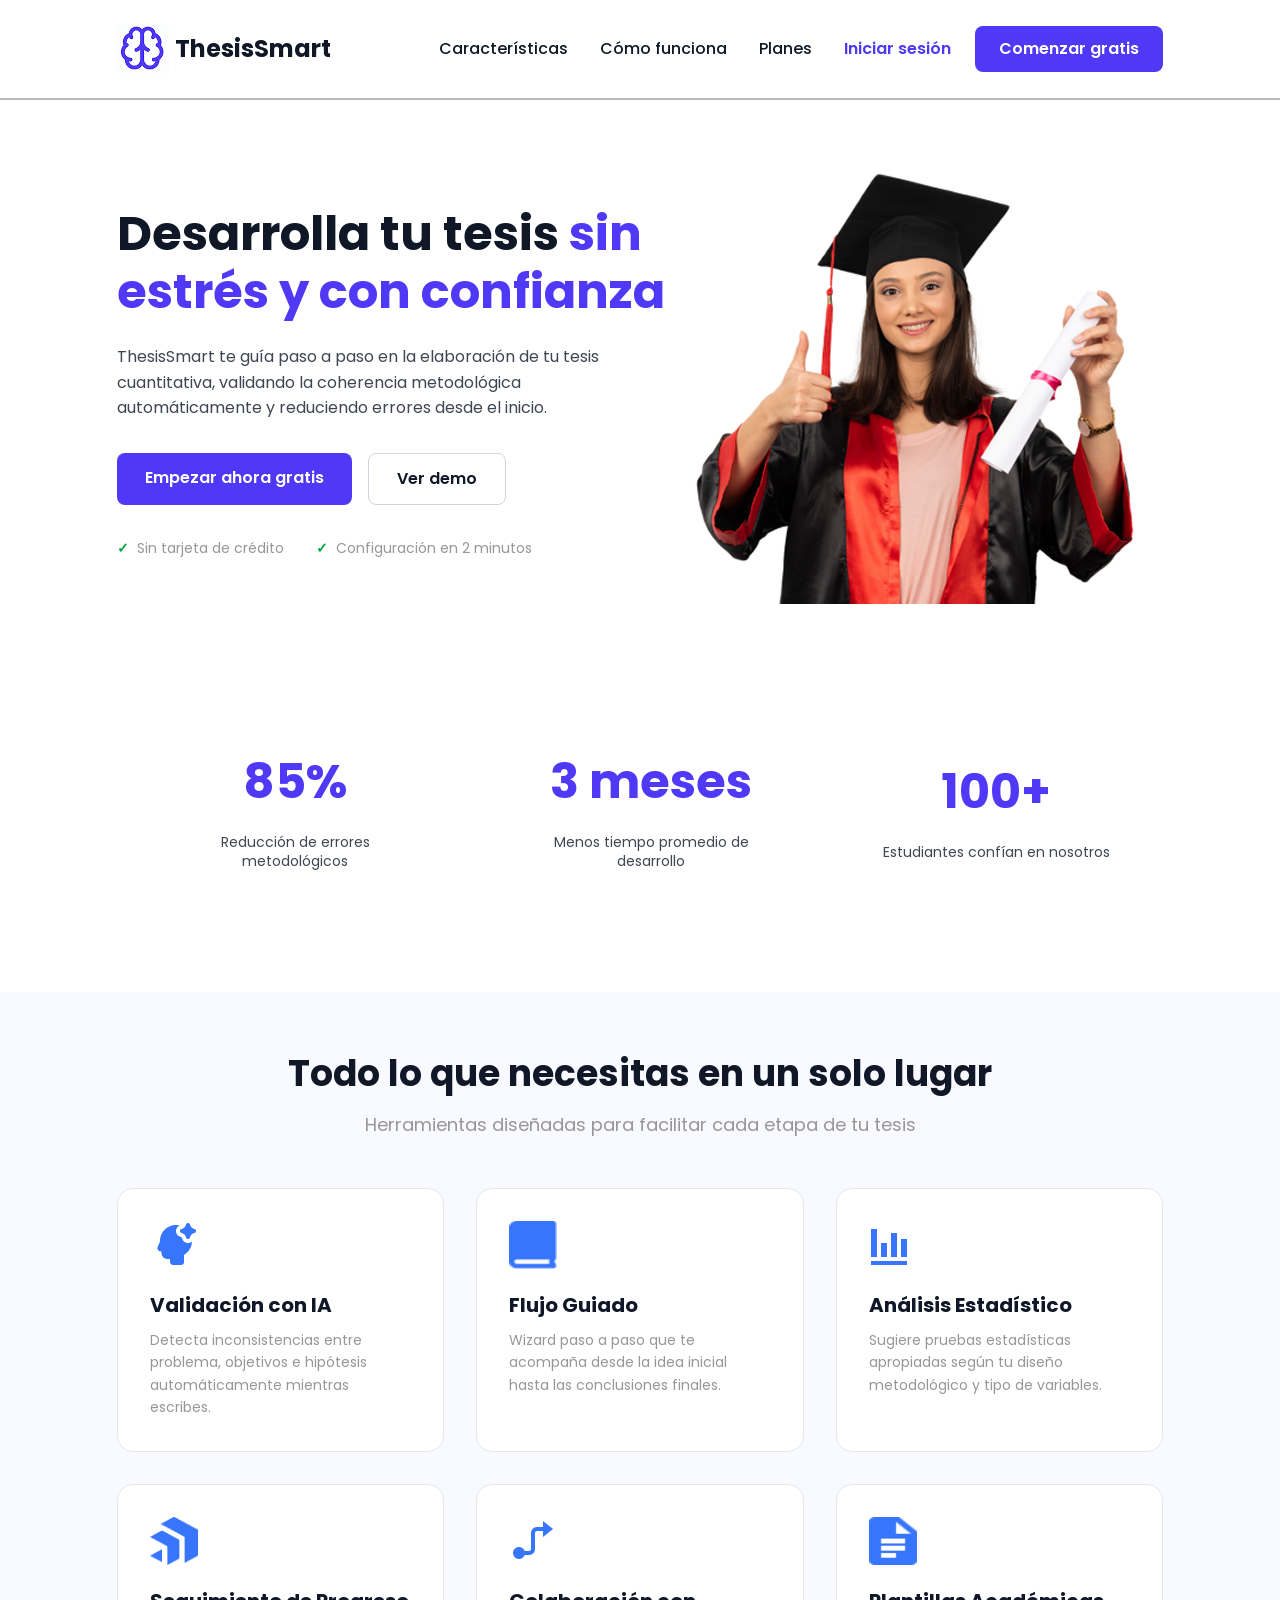
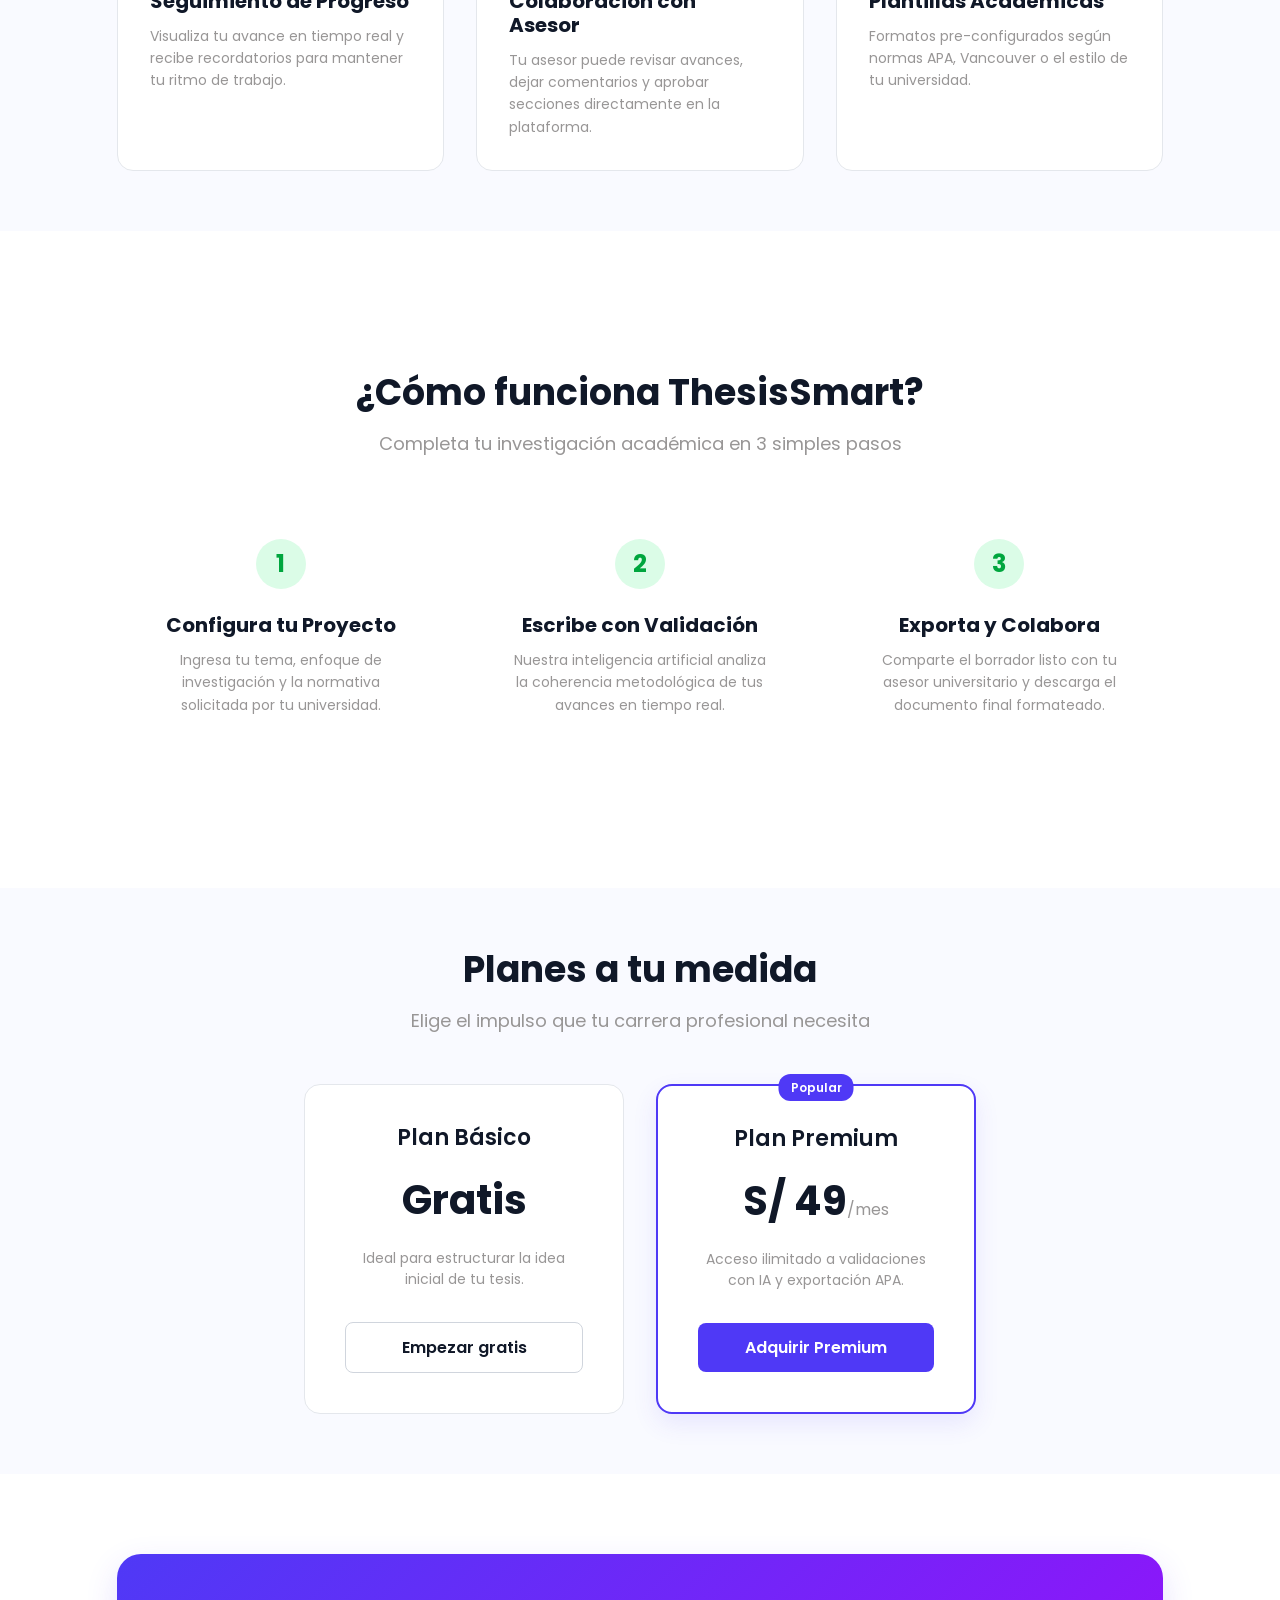
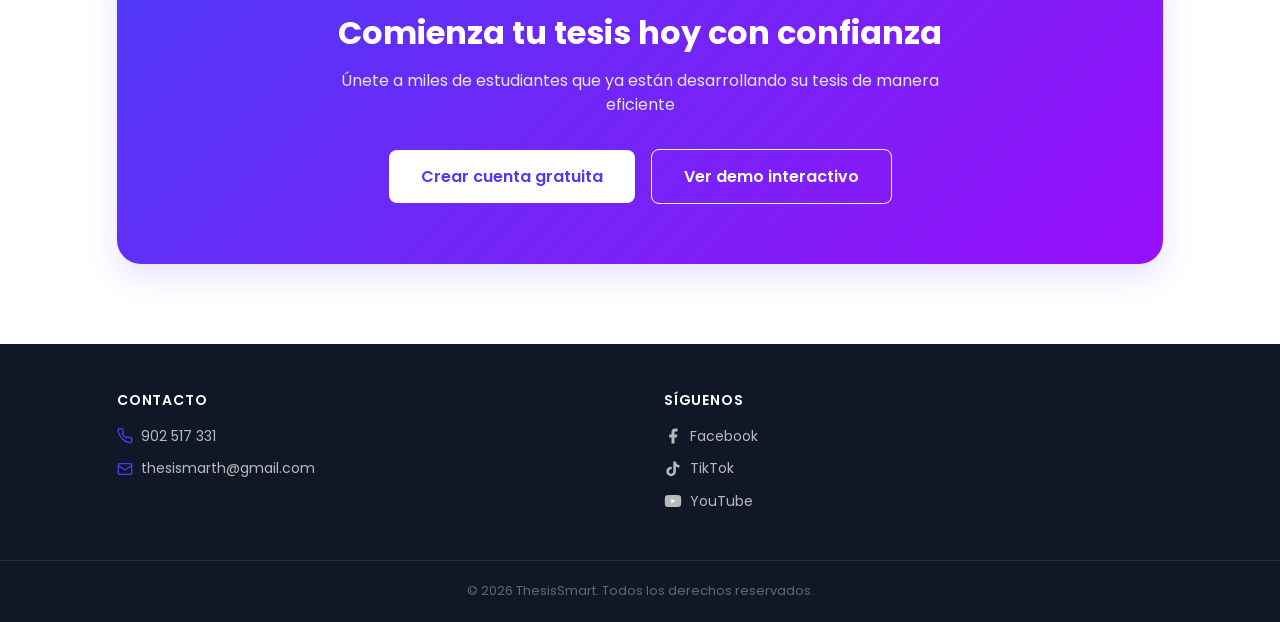
<file: public/index.html>
<!DOCTYPE html>
<html lang="es">
<head>
  <meta charset="UTF-8">
  <meta name="viewport" content="width=device-width, initial-scale=1.0">
  <title>Landing Page — Proyecto Tesis</title>
  <link rel="preconnect" href="https://fonts.googleapis.com">
  <link rel="preconnect" href="https://fonts.gstatic.com" crossorigin>
  <link href="https://fonts.googleapis.com/css2?family=Poppins:wght@400;500;600;700&display=swap" rel="stylesheet">
  <link rel="stylesheet" href="assets/styles/global.css">
  <link rel="stylesheet" href="assets/styles/landing.css">
  <link rel="icon" type="iamge/png" href="favicon.ico">
</head>
<body>

  <header>
    <nav class="nav">
      <a href="index.html" class="cuadro">
        <img class="logo" height="48" width="52" src="assets/images/landing/image 8.png" alt="ThesisSmart Logo">
        <span class="titulo">ThesisSmart</span>
      </a>

      <div class="nav-rigth">
        <ul class="menu">
          <li><a href="#seccion-caracteristicas">Características</a></li>
          <li><a href="#seccion-como-funciona">Cómo funciona</a></li>
          <li><a href="#seccion-planes">Planes</a></li>
        </ul>

        <div class="text2">
          <a href="auth.html" class="login">Iniciar sesión</a>
          <a href="auth.html" class="comenzar">Comenzar gratis</a>
        </div>
      </div>
    </nav>
  </header>

  <main>
    
    <section class="hero-section">
      <div class="hero-content">
        <h1>Desarrolla tu tesis <span>sin estrés y con confianza</span></h1>
        <p class="hero-description">
          ThesisSmart te guía paso a paso en la elaboración de tu tesis cuantitativa, 
          validando la coherencia metodológica automáticamente y reduciendo errores desde el inicio.
        </p>

        <div class="hero-buttons">
          <a href="auth.html" class="btn-primary">Empezar ahora gratis</a>
          <a href="#" class="btn-secondary" id="btn-hero-demo">Ver demo</a>
        </div>

        <div class="hero-features">
          <p><span class="check-icon">✓</span> Sin tarjeta de crédito</p>
          <p><span class="check-icon">✓</span> Configuración en 2 minutos</p>
        </div>
      </div>

      <div class="hero-image">
        <img src="assets/images/landing/Diseño sin título 1.png" alt="Estudiante graduada de ThesisSmart">
      </div>
    </section>

    <section class="stats-section">
      <div class="stat-card">
        <p class="stat-number">85%</p>
        <p class="stat-text">Reducción de errores metodológicos</p>
      </div>

      <div class="stat-card">
        <p class="stat-number">3 meses</p>
        <p class="stat-text">Menos tiempo promedio de desarrollo</p>
      </div>

      <div class="stat-card">
        <p class="stat-number">100+</p>
        <p class="stat-text">Estudiantes confían en nosotros</p>
      </div>
    </section>

    <section id="seccion-caracteristicas" class="features-section">
      <div class="features-header">
        <h2>Todo lo que necesitas en un solo lugar</h2>
        <p>Herramientas diseñadas para facilitar cada etapa de tu tesis</p>
      </div>

      <div class="features-grid">
        <div class="feature-card">
          <img src="assets/images/landing/mingcute_head-ai-fill.png" alt="Icono IA" class="feature-icon">
          <h3>Validación con IA</h3>
          <p>Detecta inconsistencias entre problema, objetivos e hipótesis automáticamente mientras escribes.</p>
        </div>

        <div class="feature-card">
          <img src="assets/images/landing/Group.png" alt="Icono Flujo" class="feature-icon">
          <h3>Flujo Guiado</h3>
          <p>Wizard paso a paso que te acompaña desde la idea inicial hasta las conclusiones finales.</p>
        </div>

        <div class="feature-card">
          <img src="assets/images/landing/mingcute_head-ai-fill (2).png" alt="Icono Análisis" class="feature-icon">
          <h3>Análisis Estadístico</h3>
          <p>Sugiere pruebas estadísticas apropiadas según tu diseño metodológico y tipo de variables.</p>
        </div>

        <div class="feature-card">
          <img src="assets/images/landing/Vector.png" alt="Icono Progreso" class="feature-icon">
          <h3>Seguimiento de Progreso</h3>
          <p>Visualiza tu avance en tiempo real y recibe recordatorios para mantener tu ritmo de trabajo.</p>
        </div>

        <div class="feature-card">
          <img src="assets/images/landing/linea-png.png" alt="Icono Asesor" class="feature-icon">
          <h3>Colaboración con Asesor</h3>
          <p>Tu asesor puede revisar avances, dejar comentarios y aprobar secciones directamente en la plataforma.</p>
        </div>

        <div class="feature-card">
          <img src="assets/images/landing/librito.png" alt="Icono Plantillas" class="feature-icon">
          <h3>Plantillas Académicas</h3>
          <p>Formatos pre-configurados según normas APA, Vancouver o el estilo de tu universidad.</p>
        </div>
      </div>
    </section>

    <section id="seccion-como-funciona" class="how-section">
      <div class="features-header">
        <h2>¿Cómo funciona ThesisSmart?</h2>
        <p>Completa tu investigación académica en 3 simples pasos</p>
      </div>
      <div class="how-grid">
        <div class="step-card">
          <div class="step-number">1</div>
          <h3>Configura tu Proyecto</h3>
          <p>Ingresa tu tema, enfoque de investigación y la normativa solicitada por tu universidad.</p>
        </div>
        <div class="step-card">
          <div class="step-number">2</div>
          <h3>Escribe con Validación</h3>
          <p>Nuestra inteligencia artificial analiza la coherencia metodológica de tus avances en tiempo real.</p>
        </div>
        <div class="step-card">
          <div class="step-number">3</div>
          <h3>Exporta y Colabora</h3>
          <p>Comparte el borrador listo con tu asesor universitario y descarga el documento final formateado.</p>
        </div>
      </div>
    </section>

    <section id="seccion-planes" class="pricing-section">
      <div class="features-header">
        <h2>Planes a tu medida</h2>
        <p>Elige el impulso que tu carrera profesional necesita</p>
      </div>
      <div class="pricing-grid">
        <div class="price-card">
          <h3>Plan Básico</h3>
          <p class="price-amount">Gratis</p>
          <p class="price-description">Ideal para estructurar la idea inicial de tu tesis.</p>
          <a href="auth.html" class="btn-secondary">Empezar gratis</a>
        </div>
        <div class="price-card premium">
          <div class="premium-badge">Popular</div>
          <h3>Plan Premium</h3>
          <p class="price-amount">S/ 49<span>/mes</span></p>
          <p class="price-description">Acceso ilimitado a validaciones con IA y exportación APA.</p>
          <a href="auth.html" class="btn-primary">Adquirir Premium</a>
        </div>
      </div>
    </section>

    <section class="cta-section">
      <div class="cta-box">
        <h2>Comienza tu tesis hoy con confianza</h2>
        <p>Únete a miles de estudiantes que ya están desarrollando su tesis de manera eficiente</p>
        <div class="cta-buttons">
          <a href="auth.html" class="btn-cta">Crear cuenta gratuita</a>
          <a href="#" class="btn-cta-secondary" id="btn-footer-demo">Ver demo interactivo</a>
        </div>
      </div>
    </section>

  </main>

  <div class="demo-floating-menu" id="panel-menu-demo">
    <div class="demo-menu-header">
      <h4>NAVEGACIÓN RÁPIDA (Demo)</h4>
      <button id="btn-cerrar-demo" class="close-demo">&times</button>
    </div>
    <div class="demo-menu-links">
      <a href="index.html" class="demo-link active">Landing Page</a>
      <a href="auth.html" class="demo-link">Autenticación</a>
      <a href="dashboard-estudiante.html" class="demo-link">Dashboard Estudiante</a>
      <a href="gestionar-tesis.html" class="demo-link">Editor / Wizard</a>
      <a href="dashboard-asesor.html" class="demo-link">Dashboard Asesor</a>
    </div>
  </div>

  <footer class="site-footer">
    <div class="footer-inner">

      <div class="footer-col">
        <h4 class="footer-heading">Contacto</h4>
        <p class="footer-item">
          <svg xmlns="http://www.w3.org/2000/svg" width="16" height="16" viewBox="0 0 24 24" fill="none" stroke="currentColor" stroke-width="2" stroke-linecap="round" stroke-linejoin="round" aria-hidden="true"><path d="M22 16.92v3a2 2 0 0 1-2.18 2 19.79 19.79 0 0 1-8.63-3.07A19.5 19.5 0 0 1 4.69 12a19.79 19.79 0 0 1-3.07-8.67A2 2 0 0 1 3.62 1h3a2 2 0 0 1 2 1.72 12.84 12.84 0 0 0 .7 2.81 2 2 0 0 1-.45 2.11L8.09 8.91a16 16 0 0 0 6 6l.81-.81a2 2 0 0 1 2.11-.45 12.84 12.84 0 0 0 2.81.7A2 2 0 0 1 22 16.92z"/></svg>
          902 517 331
        </p>
        <p class="footer-item">
          <svg xmlns="http://www.w3.org/2000/svg" width="16" height="16" viewBox="0 0 24 24" fill="none" stroke="currentColor" stroke-width="2" stroke-linecap="round" stroke-linejoin="round" aria-hidden="true"><rect width="20" height="16" x="2" y="4" rx="2"/><path d="m22 7-8.97 5.7a1.94 1.94 0 0 1-2.06 0L2 7"/></svg>
          thesismarth@gmail.com
        </p>
      </div>

      <div class="footer-col">
        <h4 class="footer-heading">Síguenos</h4>
        <div class="footer-socials">
          <a href="https://www.facebook.com" target="_blank" rel="noopener noreferrer" class="social-link" aria-label="Facebook">
            <svg xmlns="http://www.w3.org/2000/svg" width="18" height="18" viewBox="0 0 24 24" fill="currentColor" aria-hidden="true"><path d="M18 2h-3a5 5 0 0 0-5 5v3H7v4h3v8h4v-8h3l1-4h-4V7a1 1 0 0 1 1-1h3z"/></svg>
            Facebook
          </a>
          <a href="https://www.tiktok.com" target="_blank" rel="noopener noreferrer" class="social-link" aria-label="TikTok">
            <svg xmlns="http://www.w3.org/2000/svg" width="18" height="18" viewBox="0 0 24 24" fill="currentColor" aria-hidden="true"><path d="M19.59 6.69a4.83 4.83 0 0 1-3.77-4.25V2h-3.45v13.67a2.89 2.89 0 0 1-2.88 2.5 2.89 2.89 0 0 1-2.89-2.89 2.89 2.89 0 0 1 2.89-2.89c.28 0 .54.04.79.1V9.01a6.33 6.33 0 0 0-.79-.05 6.34 6.34 0 0 0-6.34 6.34 6.34 6.34 0 0 0 6.34 6.34 6.34 6.34 0 0 0 6.33-6.34V8.69a8.16 8.16 0 0 0 4.77 1.52V6.76a4.85 4.85 0 0 1-1-.07z"/></svg>
            TikTok
          </a>
          <a href="https://www.youtube.com" target="_blank" rel="noopener noreferrer" class="social-link" aria-label="YouTube">
            <svg xmlns="http://www.w3.org/2000/svg" width="18" height="18" viewBox="0 0 24 24" fill="currentColor" aria-hidden="true"><path d="M22.54 6.42a2.78 2.78 0 0 0-1.95-1.96C18.88 4 12 4 12 4s-6.88 0-8.59.46A2.78 2.78 0 0 0 1.46 6.42 29 29 0 0 0 1 12a29 29 0 0 0 .46 5.58 2.78 2.78 0 0 0 1.95 1.96C5.12 20 12 20 12 20s6.88 0 8.59-.46a2.78 2.78 0 0 0 1.95-1.96A29 29 0 0 0 23 12a29 29 0 0 0-.46-5.58z"/><polygon points="9.75 15.02 15.5 12 9.75 8.98 9.75 15.02" fill="#fff"/></svg>
            YouTube
          </a>
        </div>
      </div>

    </div>
    <div class="footer-bottom">
      <p>&copy; 2026 ThesisSmart. Todos los derechos reservados.</p>
    </div>
  </footer>

  <script src="assets/scripts/global.js"></script>
  <script src="assets/scripts/landing.js"></script>
</body>
</html>
</file>
<file: public/assets/styles/global.css>
/* ─── FUENTE (respaldo por si el CDN tarda) ─────────────────────────── */
@import url('https://fonts.googleapis.com/css2?family=Poppins:wght@400;500;600;700&display=swap');

/* ─── VARIABLES ─────────────────────────────────────────────────────── */
:root {
  /* Colores principales */
  --violeta:        #4F39F6;
  --verde:          #00A63E;
  --negro:          #101828;
  --morado:         #9810FA;

  /* Colores de apoyo */
  --gris:           #989696;
  --verde-claro:    #DBFCE7;
  --naranja:        #E17100;
  --amarillo-claro: #FEF3C6;

  /* Tipografía */
  --fuente: 'Poppins', sans-serif;
}

/* ─── RESET ─────────────────────────────────────────────────────────── */
*, *::before, *::after {
  box-sizing: border-box;
  margin: 0;
  padding: 0;
}

html {
  font-size: 16px;
  scroll-behavior: smooth;
}

body {
  font-family: var(--fuente);
  color: var(--negro);
  background-color: #ffffff;
  line-height: 1.6;
  -webkit-font-smoothing: antialiased;
}

img, video {
  max-width: 100%;
  display: block;
}

a {
  text-decoration: none;
  color: inherit;
}

ul, ol {
  list-style: none;
}

button {
  font-family: var(--fuente);
  cursor: pointer;
  border: none;
  background: none;
}

input, textarea, select {
  font-family: var(--fuente);
  font-size: 1rem;
  outline: none;
  border: none;
}

h1, h2, h3, h4, h5, h6 {
  font-weight: 600;
  line-height: 1.2;
}
</file>
<file: public/assets/styles/landing.css>
.nav {
    display: flex;
    justify-content: space-between;
    align-items: center;
    width: 100%;
    height: 100px;
    margin: 0 auto;
    padding-left: 117px;
    padding-right: 117px;
    background-color: #ffffff;
    box-sizing: border-box;
    font-family: var(--fuente);
    border-bottom: 2px solid #B9B9B9;
}

.cuadro {
    display: flex;
    align-items: center;
    gap: 6px;
    text-decoration: none;
}

.logo {
    width: 52px;
    height: 48px;
    display: block;
}

.titulo {
    font-family: var(--fuente);
    font-weight: 700;
    font-size: 24px;
    color: var(--negro);
    white-space: nowrap;
}

.nav-rigth {
    display: flex;
    align-items: center;
    gap: 32px;
}

.menu {
    display: flex;
    align-items: center;
    gap: 32px;
    list-style: none;
    margin: 0;
    padding: 0;
}

.menu a {
    text-decoration: none;
    color: var(--negro);
    font-family: var(--fuente);
    font-weight: 500;
}

.text2 {
    display: flex;
    align-items: center;
    gap: 24px;
}

.login {
    text-decoration: none;
    color: var(--violeta);
    font-family: var(--fuente);
    font-weight: 600;
}

.comenzar {
    text-decoration: none;
    background-color: var(--violeta);
    color: #ffffff;
    padding: 10px 24px;
    border-radius: 8px;
    font-family: var(--fuente);
    font-weight: 600;
}


.hero-section {
    display: flex;
    justify-content: space-between;
    align-items: center;
    max-width: 1440px;
    margin: 0 auto;
    padding: 60px 117px;
    box-sizing: border-box;
}

.hero-content {
    max-width: 550px;
}

.hero-content h1 {
    font-family: var(--fuente);
    font-size: 48px;
    font-weight: 700;
    color: var(--negro);
    line-height: 1.2;
    margin: 0 0 24px 0;
}

.hero-content h1 span {
    color: var(--violeta);
}

.hero-description {
    font-family: var(--fuente);
    font-size: 16px;
    line-height: 1.6;
    color: var(--negro);
    margin: 0 0 32px 0;
    opacity: 0.8;
}

.hero-buttons {
    display: flex;
    gap: 16px;
    margin-bottom: 32px;
}

.btn-primary {
    text-decoration: none;
    background-color: var(--violeta);
    color: #ffffff;
    padding: 12px 28px;
    border-radius: 8px;
    font-family: var(--fuente);
    font-weight: 600;
    font-size: 16px;
}

.btn-secondary {
    text-decoration: none;
    background-color: #ffffff;
    color: var(--negro);
    padding: 12px 28px;
    border: 1px solid #D0D5DD;
    border-radius: 8px;
    font-family: var(--fuente);
    font-weight: 600;
    font-size: 16px;
}

.hero-features {
    display: flex;
    gap: 32px;
}

.hero-features p {
    font-family: var(--fuente);
    font-size: 14px;
    color: var(--gris);
    display: flex;
    align-items: center;
    gap: 8px;
    margin: 0;
}

.check-icon {
    color: var(--verde);
    font-weight: 700;
}

.hero-image img {
    max-width: 100%;
    height: auto;
    display: block;
}

.stats-section {
    display: flex;
    justify-content: space-around;
    align-items: center;
    max-width: 1440px;
    margin: 40px auto 0 auto;
    padding: 40px 117px;
    box-sizing: border-box;
}

.stat-card {
    text-align: center;
    max-width: 250px;
}

.stat-number {
    font-family: var(--fuente);
    font-size: 48px;
    font-weight: 700;
    color: var(--violeta);
    margin: 0 0 12px 0;
}

.stat-text {
    font-family: var(--fuente);
    font-size: 14px;
    color: var(--negro);
    margin: 0;
    line-height: 1.4;
    opacity: 0.8;
}

.features-section {
    margin: 80px auto 0 auto;
    padding: 60px 117px;
    box-sizing: border-box;
    background-color: #F9FAFF;
}

.features-header {
    text-align: center;
    margin-bottom: 48px;
}

.features-header h2 {
    font-family: var(--fuente);
    font-size: 36px;
    font-weight: 700;
    color: var(--negro);
    margin: 0 0 16px 0;
}

.features-header p {
    font-family: var(--fuente);
    font-size: 18px;
    color: var(--gris);
    margin: 0;
}

.features-grid {
    display: grid;
    grid-template-columns: repeat(3, 1fr);
    gap: 32px;
}

.feature-card {
    background-color: #ffffff;
    border: 1px solid #E4E7EC;
    border-radius: 16px;
    padding: 32px;
    box-sizing: border-box;
    display: flex;
    flex-direction: column;
    align-items: flex-start;
    text-align: left;
}

.feature-icon {
    width: 48px;
    height: 48px;
    margin-bottom: 24px;
}

.feature-card h3 {
    font-family: var(--fuente);
    font-size: 20px;
    font-weight: 700;
    color: var(--negro);
    margin: 0 0 12px 0;
}

.feature-card p {
    font-family: var(--fuente);
    font-size: 14px;
    line-height: 1.6;
    color: var(--gris);
    margin: 0;
}

.cta-section {
    max-width: 1440px;
    margin: 80px auto;
    padding: 0 117px;
    box-sizing: border-box;
}

.cta-box {
    background: linear-gradient(135deg, var(--violeta) 0%, var(--morado) 100%);
    border-radius: 24px;
    padding: 60px 40px;
    text-align: center;
    display: flex;
    flex-direction: column;
    align-items: center;
    box-shadow: 0px 12px 32px rgba(79, 57, 246, 0.15);
}

.cta-box h2 {
    font-family: var(--fuente);
    font-size: 32px;
    font-weight: 700;
    color: #ffffff;
    margin: 0 0 16px 0;
}

.cta-box p {
    font-family: var(--fuente);
    font-size: 16px;
    color: #E4E7EC;
    max-width: 600px;
    margin: 0 0 32px 0;
    line-height: 1.5;
}

.btn-cta {
    text-decoration: none;
    background-color: #ffffff;
    color: var(--violeta);
    padding: 14px 32px;
    border-radius: 8px;
    font-family: var(--fuente);
    font-weight: 600;
    font-size: 16px;
    display: inline-block;
}

html {
    scroll-behavior: smooth; 
}

.how-section {
    max-width: 1440px;
    margin: 80px auto 0 auto;
    padding: 60px 117px;
    box-sizing: border-box;
}

.how-grid {
    display: grid;
    grid-template-columns: repeat(3, 1fr);
    gap: 32px;
}

.step-card {
    background-color: #ffffff;
    padding: 32px;
    text-align: center;
    box-sizing: border-box;
}

.step-number {
    width: 50px;
    height: 50px;
    background-color: var(--verde-claro);
    color: var(--verde);
    font-size: 24px;
    font-weight: 700;
    border-radius: 50%;
    display: flex;
    align-items: center;
    justify-content: center;
    margin: 0 auto 24px auto;
}

.step-card h3 {
    font-family: var(--fuente);
    font-size: 20px;
    font-weight: 700;
    color: var(--negro);
    margin: 0 0 12px 0;
}

.step-card p {
    font-family: var(--fuente);
    font-size: 14px;
    line-height: 1.6;
    color: var(--gris);
    margin: 0;
}

.pricing-section {
    margin: 80px auto 0 auto;
    padding: 60px 117px;
    box-sizing: border-box;
    background-color: #F9FAFF;
}

.pricing-grid {
    display: flex;
    justify-content: center;
    gap: 32px;
}



.price-card {
    background-color: #ffffff;
    border: 1px solid #E4E7EC;
    border-radius: 16px;
    padding: 40px;
    width: 320px;
    box-sizing: border-box;
    text-align: center;
    position: relative;
    display: flex;
    flex-direction: column;
    justify-content: space-between;
}

.price-card.premium {
    border: 2px solid var(--violeta);
    box-shadow: 0px 10px 25px rgba(79, 57, 246, 0.1);
}

.premium-badge {
    position: absolute;
    top: -12px;
    left: 50%;
    transform: translateX(-50%);
    background-color: var(--violeta);
    color: white;
    padding: 4px 12px;
    font-size: 12px;
    font-weight: 600;
    border-radius: 12px;
}

.price-card h3 {
    font-family: var(--fuente);
    font-size: 22px;
    color: var(--negro);
    margin: 0 0 16px 0;
}

.price-amount {
    font-family: var(--fuente);
    font-size: 40px;
    font-weight: 700;
    color: var(--negro);
    margin: 0 0 16px 0;
}

.price-amount span {
    font-size: 16px;
    color: var(--gris);
    font-weight: 400;
}

.price-description {
    font-family: var(--fuente);
    font-size: 14px;
    color: var(--gris);
    margin: 0 0 32px 0;
    line-height: 1.5;
}

.cta-buttons {
    display: flex;
    gap: 16px;
    align-items: center;
}

.btn-cta-secondary {
    text-decoration: none;
    background-color: transparent;
    color: #ffffff;
    border: 1px solid #ffffff;
    padding: 14px 32px;
    border-radius: 8px;
    font-family: var(--fuente);
    font-weight: 600;
    font-size: 16px;
}

.demo-floating-menu {
    position: fixed;
    bottom: 24px;
    right: 24px;
    background-color: #ffffff;
    border-radius: 12px;
    box-shadow: 0px 8px 30px rgba(0, 0, 0, 0.15);
    border: 1px solid #E4E7EC;
    width: 250px;
    z-index: 9999;
    font-family: var(--fuente);
    overflow: hidden;
    display: none; 
}

.demo-floating-menu.open {
    display: block;
}

.demo-menu-header {
    background-color: #F8F9FA;
    padding: 12px 16px;
    display: flex;
    justify-content: space-between;
    align-items: center;
    border-bottom: 1px solid #E4E7EC;
}

.demo-menu-header h4 {
    margin: 0;
    font-size: 11px;
    font-weight: 600;
    color: var(--gris);
    letter-spacing: 0.5px;
}

.close-demo {
    background: none;
    border: none;
    font-size: 20px;
    color: var(--gris);
    cursor: pointer;
    padding: 0;
    line-height: 1;
}

.demo-menu-links {
    display: flex;
    flex-direction: column;
}

.demo-link {
    padding: 10px 16px;
    font-size: 13px;
    color: var(--negro);
    text-decoration: none;
    font-weight: 500;
    transition: background-color 0.2s;
}

.demo-link:hover {
    background-color: #F4F5F7;
    color: var(--violeta);
}

.demo-link.active {
    background-color: #EEECFC;
    color: var(--violeta);
    font-weight: 600;
}

/* ─── FOOTER ─────────────────────────────────────────────────────────── */
.site-footer {
    background-color: var(--negro);
    color: #ffffff;
    font-family: var(--fuente);
}

.footer-inner {
    display: grid;
    grid-template-columns: 1fr 1fr;
    gap: 48px;
    max-width: 1440px;
    margin: 0 auto;
    padding: 48px 117px;
    box-sizing: border-box;
}

.footer-heading {
    font-size: 14px;
    font-weight: 600;
    text-transform: uppercase;
    letter-spacing: 0.8px;
    color: #ffffff;
    margin-bottom: 16px;
}

.footer-item {
    display: flex;
    align-items: center;
    gap: 8px;
    font-size: 14px;
    color: #B9B9B9;
    margin-bottom: 10px;
}

.footer-item svg {
    flex-shrink: 0;
    color: var(--violeta);
}

.footer-socials {
    display: flex;
    flex-direction: column;
    gap: 10px;
}

.social-link {
    display: flex;
    align-items: center;
    gap: 8px;
    font-size: 14px;
    color: #B9B9B9;
    text-decoration: none;
    transition: color 0.2s;
}

.social-link:hover {
    color: #ffffff;
}

.social-link svg {
    flex-shrink: 0;
}

.footer-bottom {
    border-top: 1px solid #2D2D2D;
    text-align: center;
    padding: 20px 117px;
    font-size: 13px;
    color: #666666;
}
</file>
